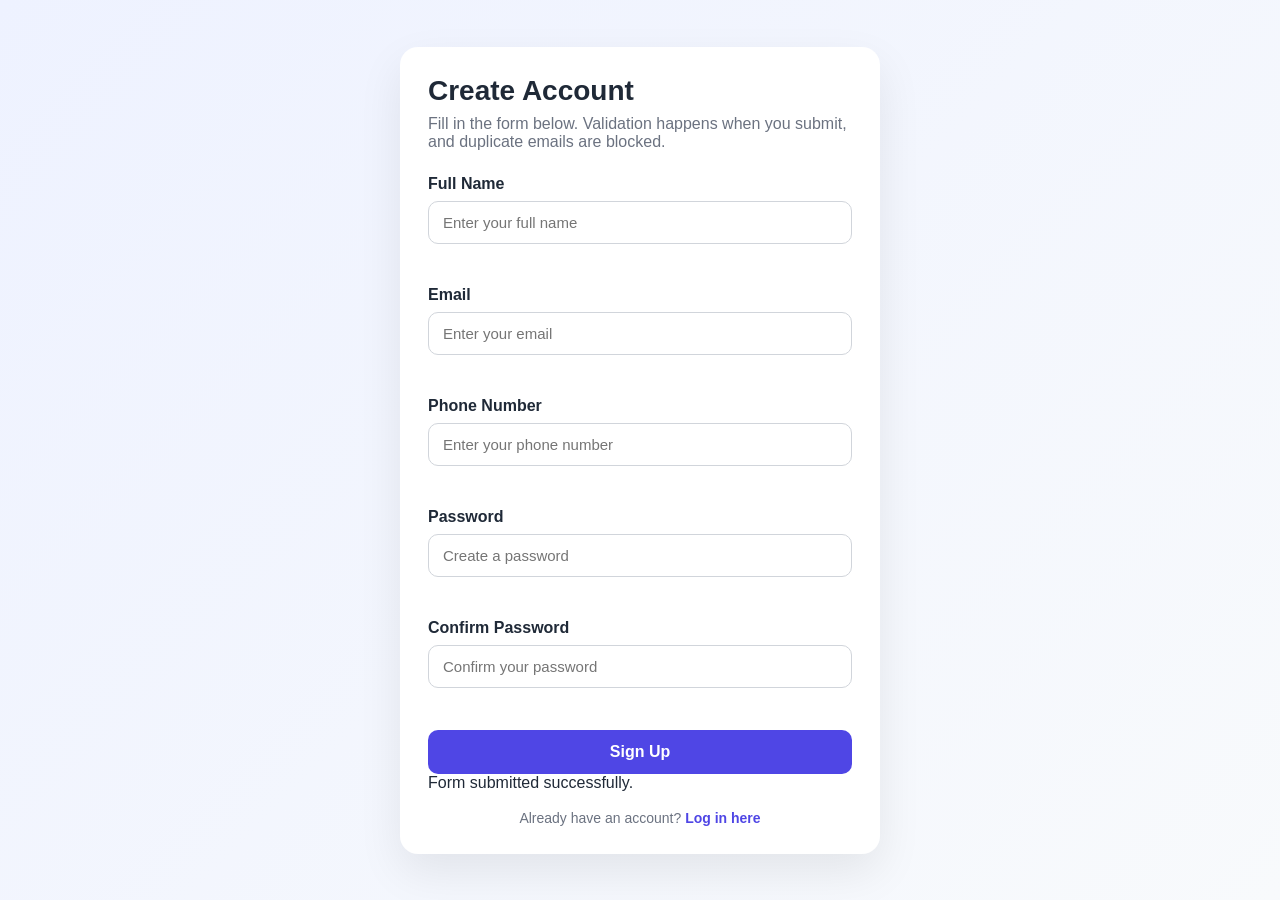
<file: index.html>
<!DOCTYPE html>
<html lang="en">
<head>
  <meta charset="UTF-8" />
  <meta name="viewport" content="width=device-width, initial-scale=1.0" />
  <title>Sign Up Form</title>
  <link rel="stylesheet" href="common.css" />
  <link rel="stylesheet" href="auth.css" />
</head>
<body>
  <div class="container">
    <h1>Create Account</h1>
    <p>Fill in the form below. Validation happens when you submit, and duplicate emails are blocked.</p>

    <form id="signupForm" novalidate>
      <div class="field">
        <label for="fullName">Full Name</label>
        <input type="text" id="fullName" name="fullName" placeholder="Enter your full name" />
        <small class="message"></small>
      </div>

      <div class="field">
        <label for="email">Email</label>
        <input type="email" id="email" name="email" placeholder="Enter your email" />
        <small class="message"></small>
      </div>

      <div class="field">
        <label for="phoneNumber">Phone Number</label>
        <input type="number" id="phoneNumber" name="phoneNumber" placeholder="Enter your phone number" />
        <small class="message"></small>
      </div>

      <div class="field">
        <label for="password">Password</label>
        <input type="password" id="password" name="password" placeholder="Create a password" />
        <small class="message"></small>
      </div>

      <div class="field">
        <label for="confirmPassword">Confirm Password</label>
        <input type="password" id="confirmPassword" name="confirmPassword" placeholder="Confirm your password" />
        <small class="message"></small>
      </div>

      <button type="submit">Sign Up</button>
    </form>

    <div class="success-box" id="successBox">
      Form submitted successfully.
    </div>

    <p class="switch-text">
      Already have an account?
      <a href="login.html">Log in here</a>
  </p>
  </div>

  

  <script defer src="common.js"></script>
  <script defer src="signup.js"></script>
</body>
</html>
</file>
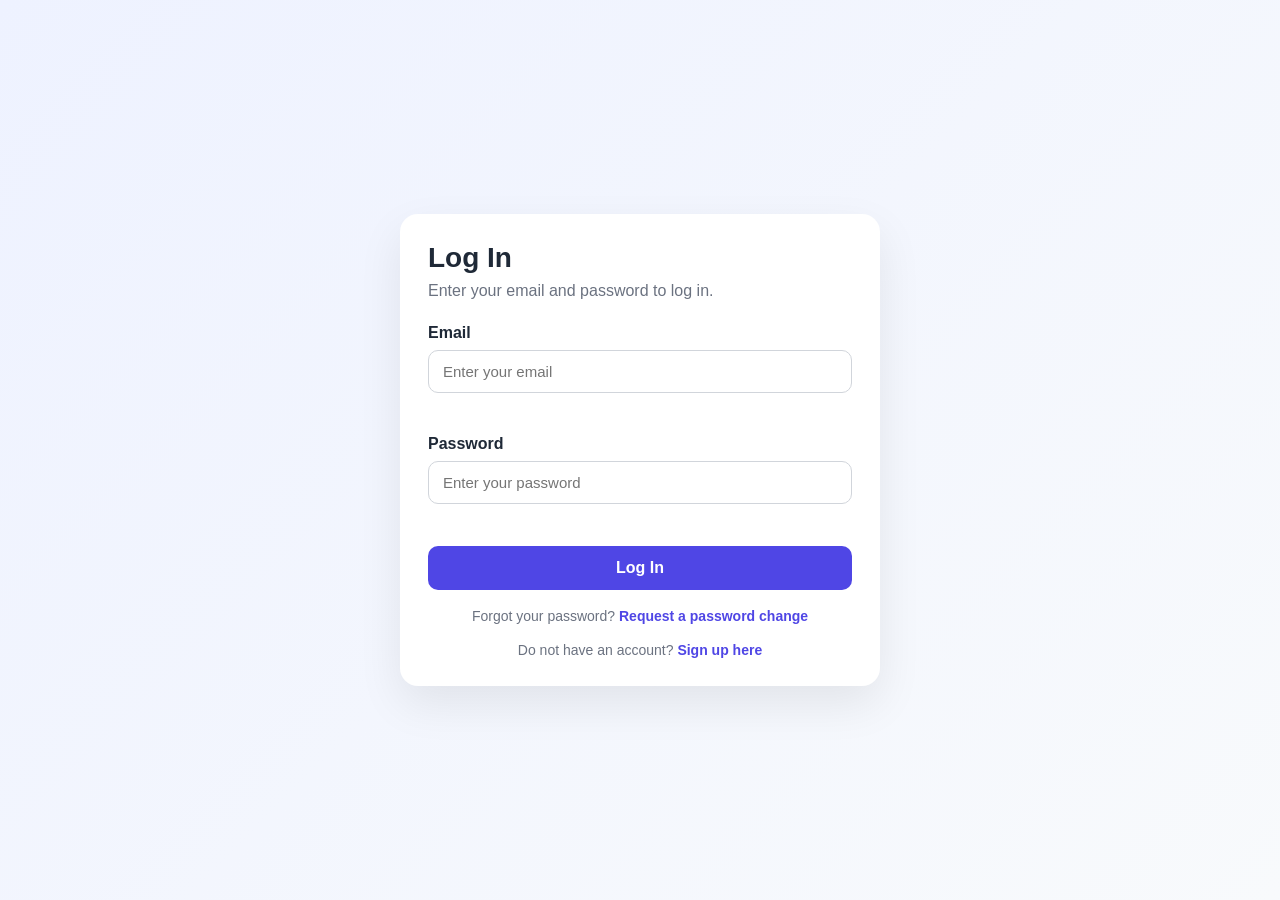
<file: admin.html>
<!DOCTYPE html>
<html lang="en">
<head>
  <meta charset="UTF-8" />
  <meta name="viewport" content="width=device-width, initial-scale=1.0" />
  <title>Admin Dashboard</title>
  <link rel="stylesheet" href="style.css" />
</head>
<body>
  <div class="container">
    <h1>Admin Dashboard</h1>
    <p id="adminWelcomeText">Welcome.</p>

    <div class="success-card">
      <h2>All Leave Requests</h2>
      <div id="adminRequestList"></div>
    </div>

    <div class="success-card">
      <h2>Password Change Requests</h2>
      <div id="adminPasswordRequestList"></div>
    </div>

    <button id="adminLogoutBtn" class="secondary-button" type="button">Log Out</button>
  </div>

  <script defer src="common.js"></script>
  <script defer src="admin.js"></script>
</body>
</html>
</file>
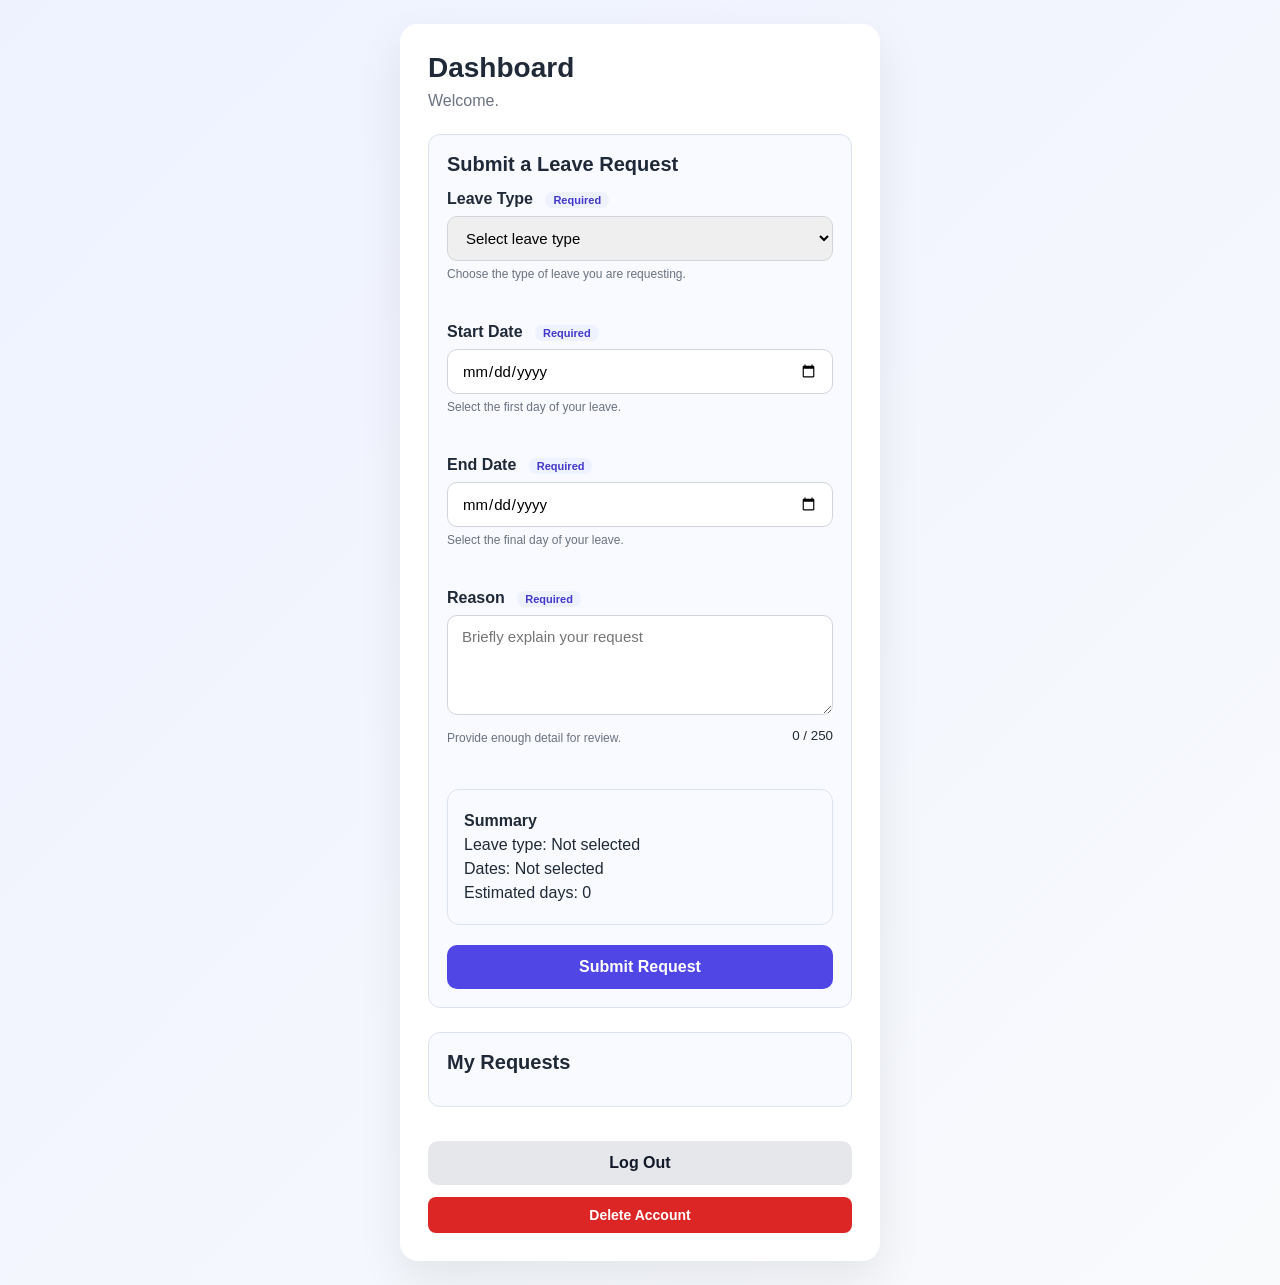
<file: dashboard.html>
<!DOCTYPE html>
<html lang="en">
<head>
  <meta charset="UTF-8" />
  <meta name="viewport" content="width=device-width, initial-scale=1.0" />
  <title>Dashboard</title>
  <link rel="stylesheet" href="style.css" />
</head>
<body>
  <div class="container">
    <h1>Dashboard</h1>
    <p id="welcomeText">Welcome.</p>

    <div class="success-card">
      <h2>Submit a Leave Request</h2>

      <form id="leaveForm" novalidate>
        <div class="field">
            <label for="leaveType">
            Leave Type
            <span class="required-badge">Required</span>
            </label>
            <select id="leaveType" name="leaveType">
                <option value="">Select leave type</option>
                <option value="Annual Leave">Annual Leave</option>
                <option value="Sick Leave">Sick Leave</option>
                <option value="Personal Leave">Personal Leave</option>
            </select>
            <small class="form-hint" id="leaveHint">Choose the type of leave you are requesting.</small>
            <small class="message"></small>
        </div>

        <div class="field">
            <label for="startDate">
            Start Date
            <span class="required-badge">Required</span>
            </label>
            <input type="date" id="startDate" name="startDate" />
            <small class="form-hint">Select the first day of your leave.</small>
            <small class="message"></small>
        </div>

        <div class="field">
            <label for="endDate">
            End Date
            <span class="required-badge">Required</span>
            </label>
            <input type="date" id="endDate" name="endDate" />
            <small class="form-hint">Select the final day of your leave.</small>
            <small class="message"></small>
        </div>

        <div class="field">
            <label for="reason">
            Reason
            <span class="required-badge">Required</span>
            </label>
            <textarea id="reason" name="reason" placeholder="Briefly explain your request"></textarea>
            <div class="field-meta">
            <small class="form-hint">Provide enough detail for review.</small>
            <small id="reasonCount">0 / 250</small>
            </div>
            <small class="message"></small>
        </div>

        <div class="field" id="certificateField" style="display: none;">
            <label for="doctorCertificate">
            Doctor Certificate
            <span class="required-badge">Required for Sick Leave</span>
            </label>
            <input
            type="file"
            id="doctorCertificate"
            name="doctorCertificate"
            accept=".pdf,.jpg,.jpeg,.png"
            />
            <small class="form-hint">Accepted formats: PDF, JPG, JPEG, PNG.</small>
            <small class="message"></small>
        </div>

        <div class="summary-box" id="requestSummary">
            <p><strong>Summary</strong></p>
            <p id="summaryType">Leave type: Not selected</p>
            <p id="summaryDates">Dates: Not selected</p>
            <p id="summaryDays">Estimated days: 0</p>
        </div>

        <div id="formNotice" class="form-notice" style="display: none;"></div>

        <button type="submit" id="submitRequestBtn">Submit Request</button>
        </form>
    </div>

    <div class="success-card">
      <h2>My Requests</h2>
      <div id="requestList"></div>
    </div>

    <button id="logoutBtn" class="secondary-button" type="button">Log Out</button>

    <button id="deleteAccountBtn" class="delete-btn" type="button">Delete Account</button>
  </div>

  <link rel="stylesheet" href="common.css" />
  <link rel="stylesheet" href="dashboard.css" />
</body>
</html>
</file>
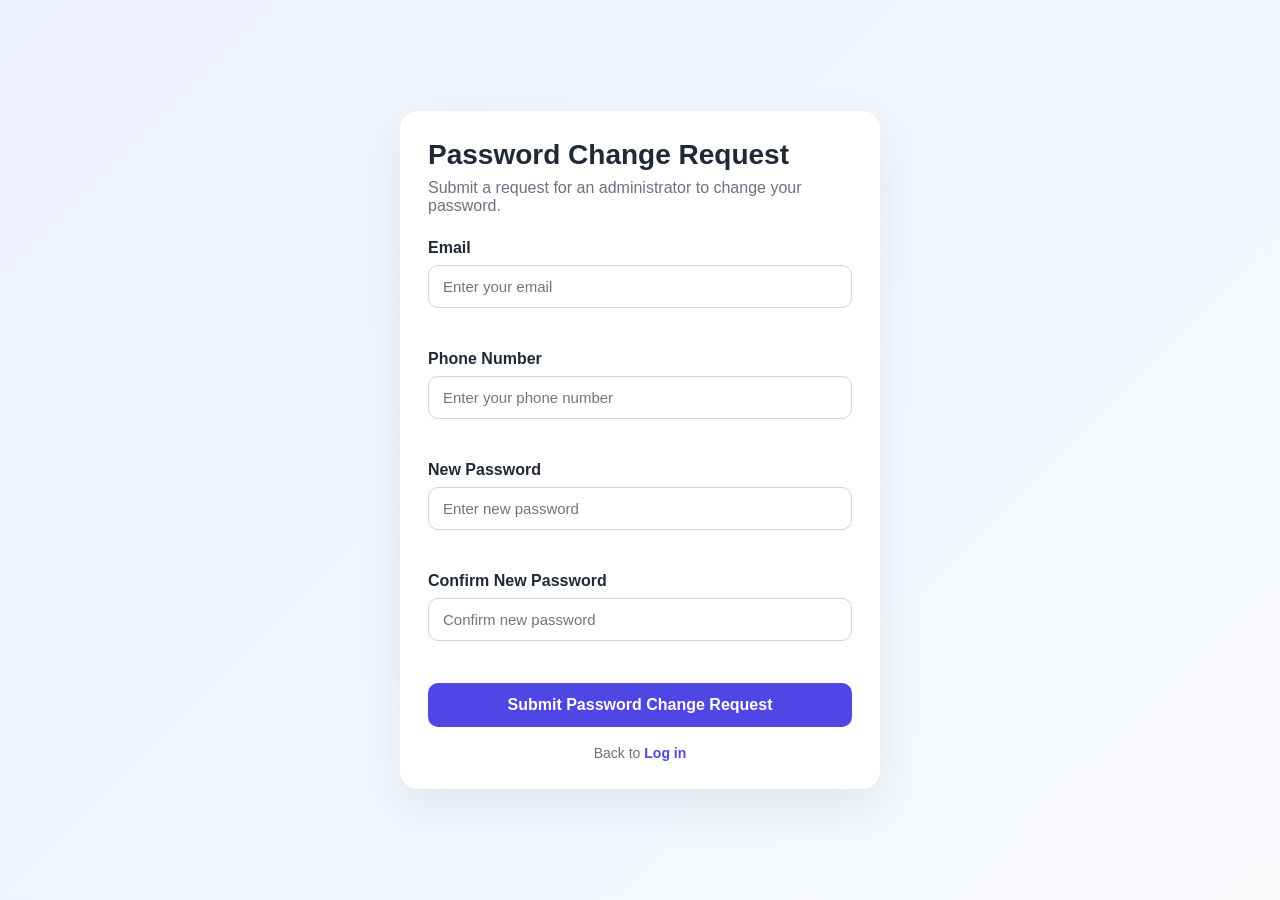
<file: forgot-password.html>
<!DOCTYPE html>
<html lang="en">
<head>
  <meta charset="UTF-8" />
  <meta name="viewport" content="width=device-width, initial-scale=1.0" />
  <title>Request Password Change</title>
  <link rel="stylesheet" href="style.css" />
</head>
<body>
  <div class="container">
    <h1>Password Change Request</h1>
    <p>Submit a request for an administrator to change your password.</p>

    <form id="passwordChangeRequestForm" novalidate>
      <div class="field">
        <label for="requestEmail">Email</label>
        <input type="email" id="requestEmail" name="requestEmail" placeholder="Enter your email" />
        <small class="message"></small>
      </div>

      <div class="field">
        <label for="requestPhoneNumber">Phone Number</label>
        <input type="text" id="requestPhoneNumber" name="requestPhoneNumber" placeholder="Enter your phone number" />
        <small class="message"></small>
      </div>

      <div class="field">
        <label for="newRequestedPassword">New Password</label>
        <input type="password" id="newRequestedPassword" name="newRequestedPassword" placeholder="Enter new password" />
        <small class="message"></small>
      </div>

      <div class="field">
        <label for="confirmRequestedPassword">Confirm New Password</label>
        <input type="password" id="confirmRequestedPassword" name="confirmRequestedPassword" placeholder="Confirm new password" />
        <small class="message"></small>
      </div>

      <button type="submit">Submit Password Change Request</button>
    </form>

    <p class="switch-text">
      Back to
      <a href="login.html">Log in</a>
    </p>
  </div>

  <script defer src="common.js"></script>
  <script defer src="forgot-password.js"></script>
</body>
</html>
</file>
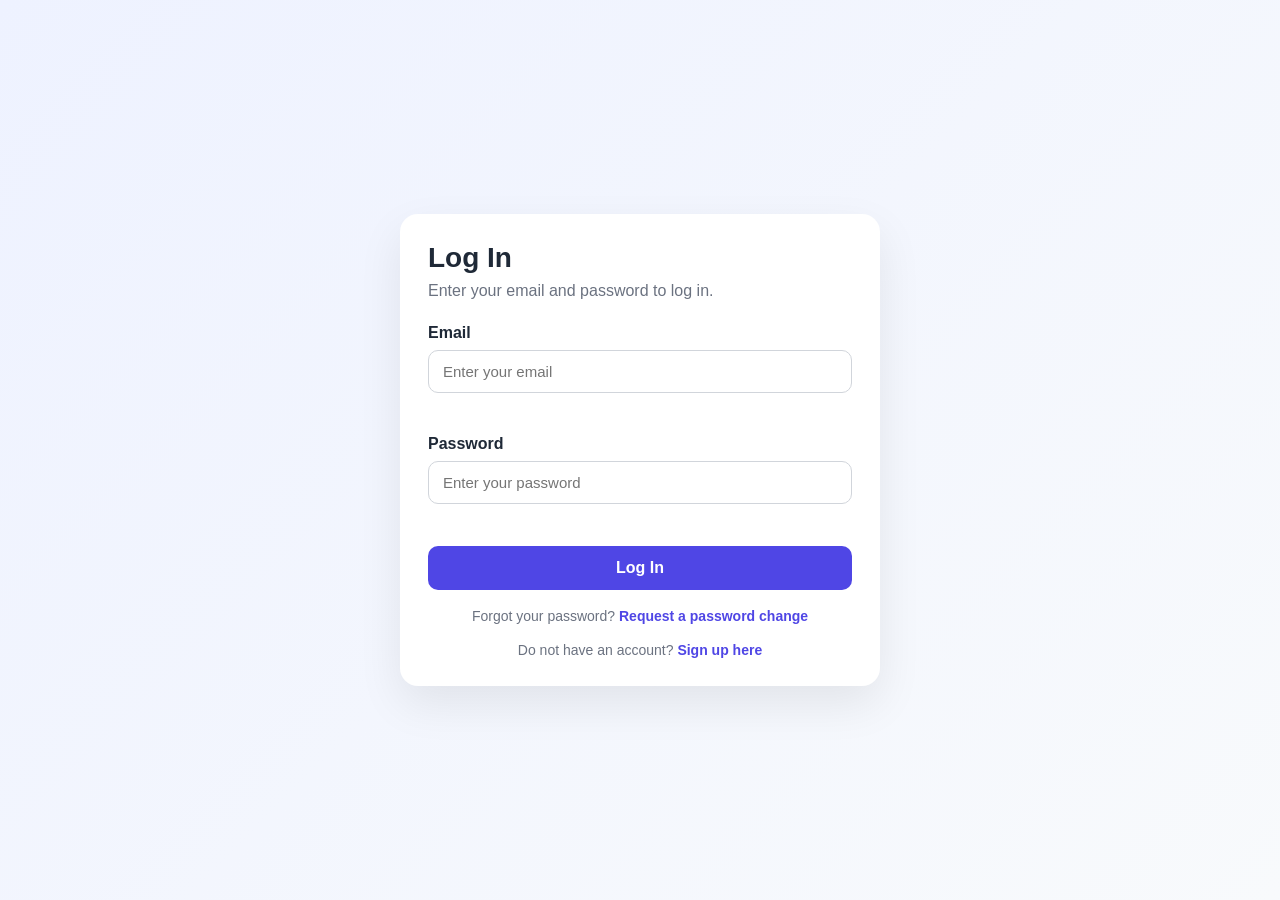
<file: login.html>
<!DOCTYPE html>
<html lang="en">
<head>
  <meta charset="UTF-8" />
  <meta name="viewport" content="width=device-width, initial-scale=1.0" />
  <title>Log In</title>
  <link rel="stylesheet" href="style.css" />
</head>
<body>
  <div class="container">
    <h1>Log In</h1>
    <p>Enter your email and password to log in.</p>

    <form id="loginForm" novalidate>
      <div class="field">
        <label for="loginEmail">Email</label>
        <input type="email" id="loginEmail" name="loginEmail" placeholder="Enter your email" />
        <small class="message"></small>
      </div>

      <div class="field">
        <label for="loginPassword">Password</label>
        <input type="password" id="loginPassword" name="loginPassword" placeholder="Enter your password" />
        <small class="message"></small>
      </div>

      <button type="submit">Log In</button>

      <p class="switch-text">
        Forgot your password?
        <a href="forgot-password.html">Request a password change</a>
      </p>
    </form>

    <p class="switch-text">
      Do not have an account?
      <a href="index.html">Sign up here</a>
    </p>
  </div>

  <script defer src="common.js"></script>
  <script defer src="login.js"></script>
</body>
</html>
</file>
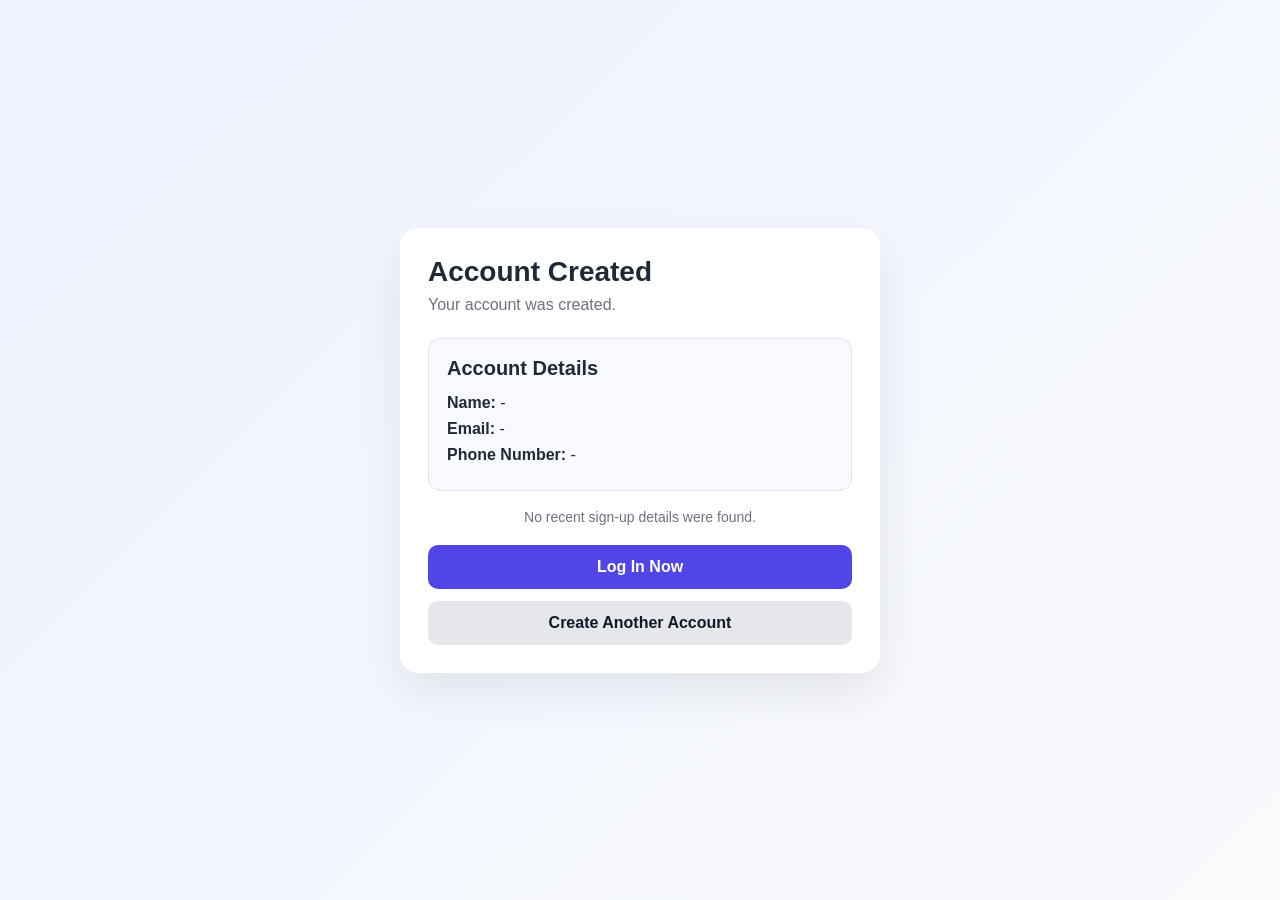
<file: success.html>
<!DOCTYPE html>
<html lang="en">
<head>
  <meta charset="UTF-8" />
  <meta name="viewport" content="width=device-width, initial-scale=1.0" />
  <title>Account Created</title>
  <link rel="stylesheet" href="common.css" />
  <link rel="stylesheet" href="success.css" />
</head>
<body>
  <div class="container">
    <h1>Account Created</h1>
    <p id="successMessage">Your sign-up was successful.</p>

    <div class="success-card">
      <h2>Account Details</h2>
      <p><strong>Name:</strong> <span id="userName">-</span></p>
      <p><strong>Email:</strong> <span id="userEmail">-</span></p>
      <p><strong>Phone Number:</strong> <span id="userPhoneNumber">-</span></p>
    </div>

    <p id="redirectText" class="redirect-text">
      Redirecting to login page in 5 seconds...
    </p>

    <div class="action-group">
      <a href="login.html" class="button-link">Log In Now</a>
      <a href="index.html" class="button-link secondary-button">Create Another Account</a>
    </div>
  </div>

  <script>
    const pendingUser = JSON.parse(localStorage.getItem("pendingSignupUser"));

    if (pendingUser) {
      document.getElementById("userName").textContent = pendingUser.fullName;
      document.getElementById("userEmail").textContent = pendingUser.email;
      document.getElementById("userPhoneNumber").textContent = pendingUser.phoneNumber;
      document.getElementById("successMessage").textContent =
        "Your account has been created successfully.";
    } else {
      document.getElementById("successMessage").textContent =
        "Your account was created.";
      document.getElementById("redirectText").textContent =
        "No recent sign-up details were found.";
    }

    let seconds = 5;
    const redirectText = document.getElementById("redirectText");

    const timer = setInterval(() => {
      seconds--;
      if (seconds > 0) {
        redirectText.textContent = `Redirecting to login page in ${seconds} seconds...`;
      } else {
        clearInterval(timer);
        localStorage.removeItem("pendingSignupUser");
        window.location.href = "login.html";
      }
    }, 1000);
  </script>
</body>
</html>
</file>
<file: common.css>
* {
  box-sizing: border-box;
}

body {
  margin: 0;
  font-family: Arial, sans-serif;
  background: linear-gradient(135deg, #eef2ff, #f8fafc);
  min-height: 100vh;
  display: flex;
  align-items: center;
  justify-content: center;
  padding: 24px;
  color: #1f2937;
}

.container {
  width: 100%;
  max-width: 480px;
  background: white;
  border-radius: 18px;
  padding: 28px;
  box-shadow: 0 18px 45px rgba(0, 0, 0, 0.08);
}

h1 {
  margin-top: 0;
  margin-bottom: 8px;
  font-size: 28px;
}

p {
  margin-top: 0;
  margin-bottom: 24px;
  color: #6b7280;
}

.field {
  margin-bottom: 18px;
}

label {
  display: block;
  font-weight: 600;
  margin-bottom: 8px;
}

input,
select,
textarea {
  width: 100%;
  padding: 12px 14px;
  border: 1.5px solid #d1d5db;
  border-radius: 10px;
  font-size: 15px;
  outline: none;
  transition: border-color 0.2s, box-shadow 0.2s;
  font-family: Arial, sans-serif;
}

input:focus,
select:focus,
textarea:focus {
  border-color: #4f46e5;
  box-shadow: 0 0 0 4px rgba(79, 70, 229, 0.12);
}

textarea {
  min-height: 100px;
  resize: vertical;
}

.field.success input,
.field.success select,
.field.success textarea {
  border-color: #16a34a;
}

.field.error input,
.field.error select,
.field.error textarea {
  border-color: #dc2626;
}

.message {
  display: block;
  min-height: 18px;
  margin-top: 6px;
  font-size: 13px;
}

.field.error .message {
  color: #dc2626;
}

.field.success .message {
  color: #16a34a;
}

button,
.button-link {
  width: 100%;
  border: none;
  border-radius: 10px;
  padding: 13px;
  font-size: 16px;
  font-weight: 700;
  background: #4f46e5;
  color: white;
  cursor: pointer;
  transition: transform 0.15s, opacity 0.15s;
  text-decoration: none;
  display: inline-block;
  text-align: center;
}

button:hover,
.button-link:hover {
  opacity: 0.95;
}

button:active,
.button-link:active {
  transform: scale(0.99);
}

.secondary-button {
  background: #e5e7eb;
  color: #111827;
}

.success-card {
  margin: 24px 0 18px;
  padding: 18px;
  border: 1px solid #dbe3f0;
  border-radius: 12px;
  background: #f8faff;
  text-align: left;
}

.success-card h2 {
  margin-top: 0;
  margin-bottom: 14px;
  font-size: 20px;
}

.success-card p {
  margin: 8px 0;
  text-align: left;
  color: #1f2937;
}
</file>
<file: auth.css>
.switch-text {
  margin-top: 18px;
  margin-bottom: 0;
  font-size: 14px;
  text-align: center;
}

.switch-text a {
  color: #4f46e5;
  text-decoration: none;
  font-weight: 600;
}

.switch-text a:hover {
  text-decoration: underline;
}
</file>
<file: style.css>
* {
  box-sizing: border-box;
}

body {
  margin: 0;
  font-family: Arial, sans-serif;
  background: linear-gradient(135deg, #eef2ff, #f8fafc);
  min-height: 100vh;
  display: flex;
  align-items: center;
  justify-content: center;
  padding: 24px;
  color: #1f2937;
}

.container {
  width: 100%;
  max-width: 480px;
  background: white;
  border-radius: 18px;
  padding: 28px;
  box-shadow: 0 18px 45px rgba(0, 0, 0, 0.08);
}

h1 {
  margin-top: 0;
  margin-bottom: 8px;
  font-size: 28px;
}

p {
  margin-top: 0;
  margin-bottom: 24px;
  color: #6b7280;
}

.field {
  margin-bottom: 18px;
}

label {
  display: block;
  font-weight: 600;
  margin-bottom: 8px;
}

input {
  width: 100%;
  padding: 12px 14px;
  border: 1.5px solid #d1d5db;
  border-radius: 10px;
  font-size: 15px;
  outline: none;
  transition: border-color 0.2s, box-shadow 0.2s;
}

input:focus {
  border-color: #4f46e5;
  box-shadow: 0 0 0 4px rgba(79, 70, 229, 0.12);
}

.field.success input {
  border-color: #16a34a;
}

.field.error input {
  border-color: #dc2626;
}

.message {
  display: block;
  min-height: 18px;
  margin-top: 6px;
  font-size: 13px;
}

.field.error .message {
  color: #dc2626;
}

.field.success .message {
  color: #16a34a;
}

button {
  width: 100%;
  border: none;
  border-radius: 10px;
  padding: 13px;
  font-size: 16px;
  font-weight: 700;
  background: #4f46e5;
  color: white;
  cursor: pointer;
  transition: transform 0.15s, opacity 0.15s;
}

button:hover {
  opacity: 0.95;
}

button,
.button-link {
  width: 100%;
  border: none;
  border-radius: 10px;
  padding: 13px;
  font-size: 16px;
  font-weight: 700;
  background: #4f46e5;
  color: white;
  cursor: pointer;
  transition: transform 0.15s, opacity 0.15s;
  text-decoration: none;
  display: inline-block;
  text-align: center;
}

button:hover,
.button-link:hover {
  opacity: 0.95;
}

button:active,
.button-link:active {
  transform: scale(0.99);
}

.switch-text {
  margin-top: 18px;
  margin-bottom: 0;
  font-size: 14px;
  text-align: center;
}

.switch-text a {
  color: #4f46e5;
  text-decoration: none;
  font-weight: 600;
}

.switch-text a:hover {
  text-decoration: underline;
}
.success-box {
  display: none;
  margin-top: 20px;
  padding: 14px;
  border-radius: 10px;
  background: #ecfdf5;
  color: #166534;
  border: 1px solid #bbf7d0;
  font-weight: 600;
}

.success-card {
  margin: 24px 0 18px;
  padding: 18px;
  border: 1px solid #dbe3f0;
  border-radius: 12px;
  background: #f8faff;
  text-align: left;
}

.success-card h2 {
  margin-top: 0;
  margin-bottom: 14px;
  font-size: 20px;
}

.success-card p {
  margin: 8px 0;
  text-align: left;
  color: #1f2937;
}

.redirect-text {
  margin-top: 10px;
  margin-bottom: 20px;
  font-size: 14px;
  color: #6b7280;
  text-align: center;
}

.action-group {
  display: flex;
  flex-direction: column;
  gap: 12px;
}

.secondary-button {
  background: #e5e7eb;
  color: #111827;
}

select,
textarea {
  width: 100%;
  padding: 12px 14px;
  border: 1.5px solid #d1d5db;
  border-radius: 10px;
  font-size: 15px;
  outline: none;
  transition: border-color 0.2s, box-shadow 0.2s;
  font-family: Arial, sans-serif;
}

select:focus,
textarea:focus {
  border-color: #4f46e5;
  box-shadow: 0 0 0 4px rgba(79, 70, 229, 0.12);
}

textarea {
  min-height: 100px;
  resize: vertical;
}

.request-item {
  padding: 14px;
  border: 1px solid #dbe3f0;
  border-radius: 10px;
  margin-bottom: 12px;
  background: #f8faff;
}

.request-item p {
  margin: 6px 0;
  text-align: left;
  color: #1f2937;
}

.secondary-button {
  margin-top: 16px;
  background: #e5e7eb;
  color: #111827;
}

.admin-actions {
  display: flex;
  gap: 10px;
  margin-top: 12px;
  flex-wrap: wrap;
}

.approve-btn,
.reject-btn,
.delete-btn {
  border: none;
  border-radius: 8px;
  padding: 10px 14px;
  font-size: 14px;
  font-weight: 600;
  color: white;
  cursor: pointer;
}

.approve-btn {
  background: #16a34a;
}

.reject-btn {
  background: #f59e0b;
}

.delete-btn {
  background: #dc2626;
}

.approve-btn:hover,
.reject-btn:hover,
.delete-btn:hover {
  opacity: 0.95;
}
.required-badge {
  display: inline-block;
  margin-left: 8px;
  padding: 2px 8px;
  border-radius: 999px;
  font-size: 11px;
  font-weight: 700;
  background: #eef2ff;
  color: #4338ca;
  vertical-align: middle;
}

.form-hint {
  display: block;
  margin-top: 6px;
  font-size: 12px;
  color: #6b7280;
}

.field-meta {
  display: flex;
  justify-content: space-between;
  align-items: center;
  gap: 12px;
  margin-top: 6px;
}

.summary-box {
  margin: 20px 0;
  padding: 16px;
  border: 1px solid #dbe3f0;
  border-radius: 12px;
  background: #f8faff;
}

.summary-box p {
  margin: 6px 0;
  text-align: left;
  color: #1f2937;
}

.form-notice {
  margin-bottom: 16px;
  padding: 12px 14px;
  border-radius: 10px;
  font-size: 14px;
  font-weight: 600;
}

.form-notice.success {
  background: #ecfdf5;
  color: #166534;
  border: 1px solid #bbf7d0;
}

.form-notice.info {
  background: #eff6ff;
  color: #1d4ed8;
  border: 1px solid #bfdbfe;
}
</file>
<file: dashboard.css>
.request-item {
  padding: 14px;
  border: 1px solid #dbe3f0;
  border-radius: 10px;
  margin-bottom: 12px;
  background: #f8faff;
}

.request-item p {
  margin: 6px 0;
  text-align: left;
  color: #1f2937;
}

.delete-btn {
  border: none;
  border-radius: 8px;
  padding: 10px 14px;
  font-size: 14px;
  font-weight: 600;
  background: #dc2626;
  color: white;
  cursor: pointer;
}

.delete-btn:hover {
  opacity: 0.95;
}

.required-badge {
  display: inline-block;
  margin-left: 8px;
  padding: 2px 8px;
  border-radius: 999px;
  font-size: 11px;
  font-weight: 700;
  background: #eef2ff;
  color: #4338ca;
  vertical-align: middle;
}

.form-hint {
  display: block;
  margin-top: 6px;
  font-size: 12px;
  color: #6b7280;
}

.field-meta {
  display: flex;
  justify-content: space-between;
  align-items: center;
  gap: 12px;
  margin-top: 6px;
}

.summary-box {
  margin: 20px 0;
  padding: 16px;
  border: 1px solid #dbe3f0;
  border-radius: 12px;
  background: #f8faff;
}

.summary-box p {
  margin: 6px 0;
  text-align: left;
  color: #1f2937;
}

.form-notice {
  margin-bottom: 16px;
  padding: 12px 14px;
  border-radius: 10px;
  font-size: 14px;
  font-weight: 600;
}

.form-notice.success {
  background: #ecfdf5;
  color: #166534;
  border: 1px solid #bbf7d0;
}

.form-notice.info {
  background: #eff6ff;
  color: #1d4ed8;
  border: 1px solid #bfdbfe;
}

#deleteAccountBtn {
  margin-top: 12px;
}
</file>
<file: success.css>
.success-box {
  display: none;
  margin-top: 20px;
  padding: 14px;
  border-radius: 10px;
  background: #ecfdf5;
  color: #166534;
  border: 1px solid #bbf7d0;
  font-weight: 600;
}

.redirect-text {
  margin-top: 10px;
  margin-bottom: 20px;
  font-size: 14px;
  color: #6b7280;
  text-align: center;
}

.action-group {
  display: flex;
  flex-direction: column;
  gap: 12px;
}
</file>
